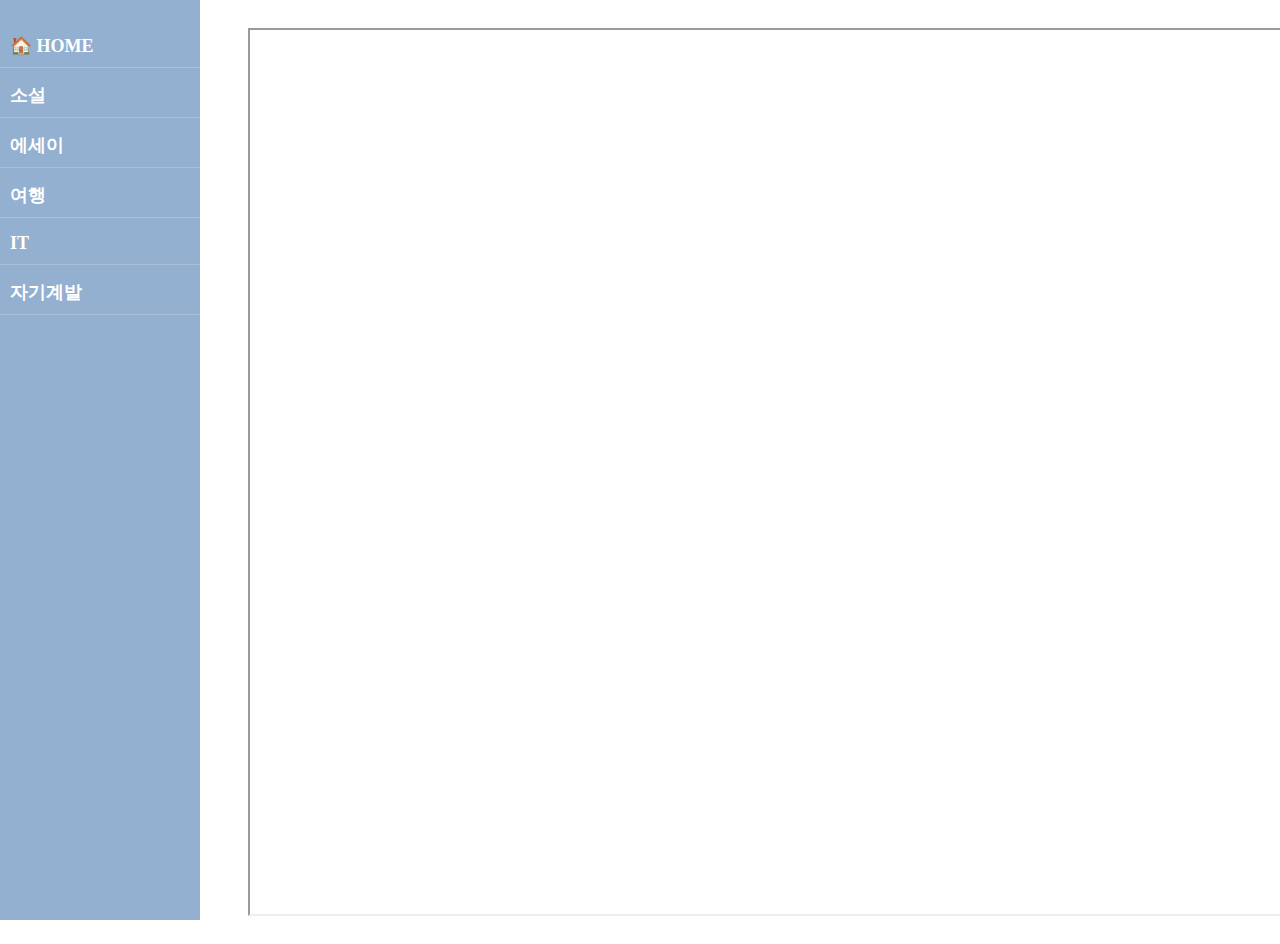
<file: index.html>
<html lang="en">
  <head>
    <meta charset="UTF-8" />
    <meta name="viewport" content="width=device-width, initial-scale=1.0" />
    <title>Document</title>

    <style>
      .sidebar {
        width: 200px;
        background-color: #93b0d0;
        color: white;
        position: fixed;
        top: 0;
        left: 0;
        height: 100%;
        padding-top: 20px;
      }

      .sidebar a {
        display: block;
        color: white;
        padding: 10px;
        text-decoration: none;
        margin: 5px 0;
        font-size: 18px;
        border-bottom: 1px solid rgba(255, 255, 255, 0.2);
        font-weight: bold;
      }

      .sidebar a:hover {
        background-color: #ffffff;
        color: #48a0ff;
      }

      .content {
        margin-left: 220px;
        padding: 20px;
        width: 100%;
      }
    </style>
  </head>
  <body>
    <div class="sidebar">
      <a href="main.html" , target="content">🏠 HOME</a>
      <a href="novel/novel.html" , target="content">소설</a>
      <a href="essay/essay.html" , target="content">에세이</a>
      <a href="travel/travelBooks.html" , target="content">여행</a>
      <a href="IT/ITBookRecommend.html" , target="content">IT</a>
      <a href="self-dev/self-dev.html" , target="content">자기계발</a>
    </div>

    <!-- 콘텐츠 영역 -->
    <div class="content">
      <iframe width="100%," height="100%," name="content" ,frameborder="0">
      </iframe>
    </div>
  </body>
</html>
</file>
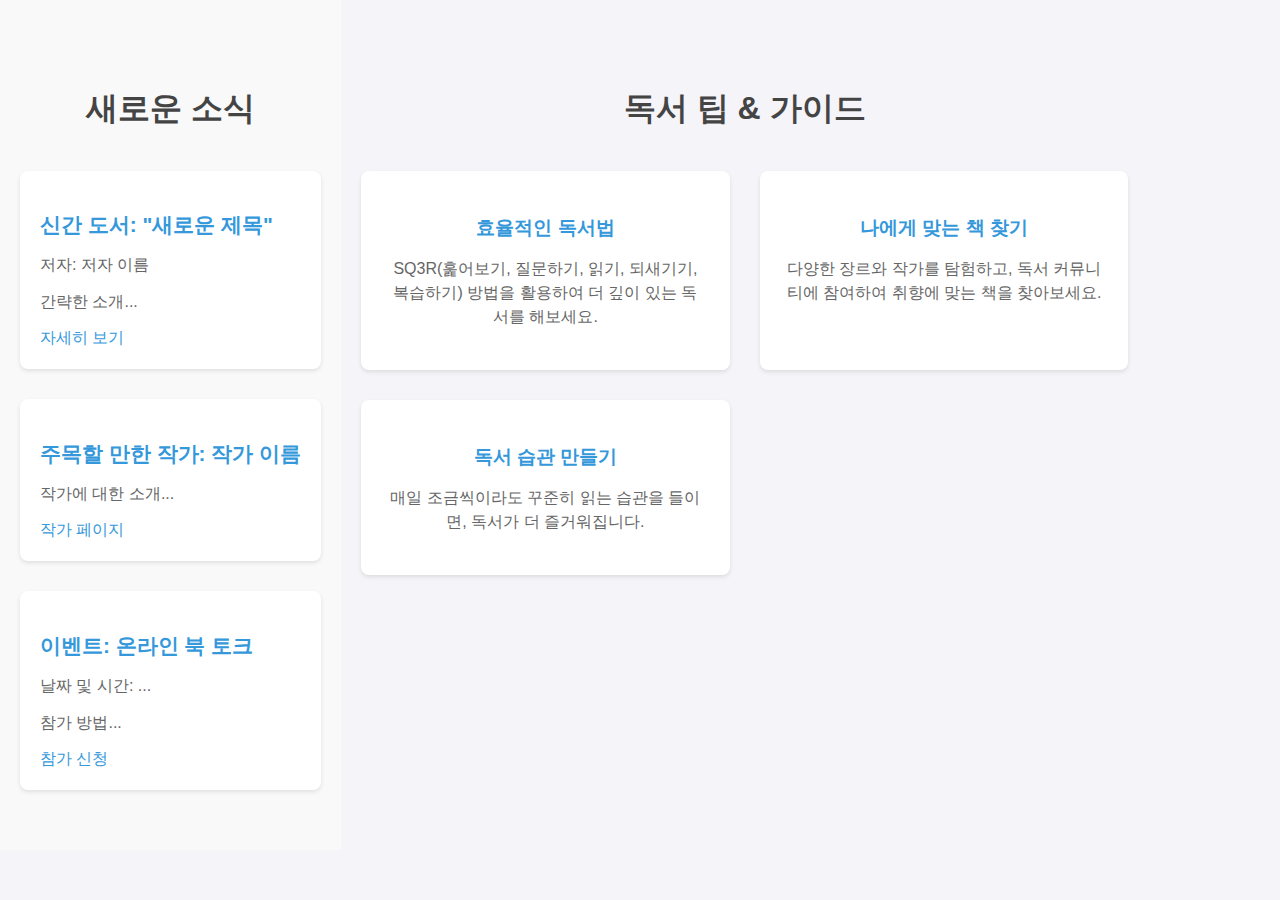
<file: main.html>
<!DOCTYPE html>
<html lang="en">
  <head>
    <meta charset="UTF-8" />
    <meta name="viewport" content="width=device-width, initial-scale=1.0" />
    <title>책 추천 페이지</title>
    <style>
      body {
        font-family: Arial, sans-serif;
        margin: 0;
        padding: 0;
        background-color: #f4f4f9;
        display: flex;
      }
      /* 독서 팁/가이드 */
      #reading-tips {
        padding: 60px 20px;
        text-align: center;
      }

      #reading-tips h2 {
        font-size: 2em;
        margin-bottom: 40px;
        font-weight: 600;
        color: #444;
      }

      #reading-tips .tips-container {
        display: grid;
        grid-template-columns: repeat(auto-fit, minmax(250px, 1fr));
        gap: 30px;
      }

      #reading-tips .tip {
        background-color: #fff;
        border-radius: 8px;
        padding: 25px;
        box-shadow: 0 2px 4px rgba(0, 0, 0, 0.1);
        transition: transform 0.2s, box-shadow 0.2s;
      }
      #reading-tips .tip h3 {
        font-size: 1.2em;
        margin-bottom: 10px;
        color: #3498db;
        font-weight: 600;
      }

      #reading-tips .tip p {
        color: #666;
        line-height: 1.5;
      }

      #reading-tips .tip:hover {
        transform: translateY(-5px);
        box-shadow: 0 4px 8px rgba(0, 0, 0, 0.2);
      }

      /* 새로운 소식 섹션 */
      #whats-new {
        background-color: #f9f9f9;
        padding: 60px 20px;
      }

      #whats-new h2 {
        font-size: 2em;
        margin-bottom: 40px;
        font-weight: 600;
        text-align: center;
        color: #444;
      }

      #whats-new .news-items {
        display: grid;
        grid-template-columns: repeat(auto-fit, minmax(300px, 1fr));
        gap: 30px;
      }

      #whats-new .news-item {
        background-color: #fff;
        border-radius: 8px;
        padding: 20px;
        box-shadow: 0 2px 4px rgba(0, 0, 0, 0.1);
        transition: transform 0.2s, box-shadow 0.2s;
      }

      #whats-new .news-item h3 {
        font-size: 1.3em;
        margin-bottom: 10px;
        font-weight: 600;
        color: #3498db;
      }
      #whats-new .news-item p {
        margin-bottom: 15px;
        color: #666;
      }
      #whats-new .news-item a {
        display: inline-block;
        color: #3498db;
        text-decoration: none;
        font-weight: 500;
      }

      #whats-new .news-item:hover {
        transform: translateY(-5px);
        box-shadow: 0 4px 8px rgba(0, 0, 0, 0.2);
      }

      .sidebar {
        width: 200px;
        background-color: #93b0d0;
        color: white;
        position: fixed;
        top: 0;
        left: 0;
        height: 100%;
        padding-top: 20px;
      }

      .sidebar a {
        display: block;
        color: white;
        padding: 10px;
        text-decoration: none;
        margin: 5px 0;
        font-size: 18px;
        border-bottom: 1px solid rgba(255, 255, 255, 0.2);
        font-weight: bold;
      }

      .sidebar a:hover {
        background-color: #ffffff;
        color: #48a0ff;
      }

      .content {
        margin-left: 220px;
        padding: 20px;
        width: 100%;
      }

      .title {
        text-align: center;
        margin: 20px 0;
        padding: 30px 0;
      }

      .it {
        color: rgb(37, 132, 255);
      }
      .best-books {
        color: black;
      }

      .book-list {
        display: flex;
        flex-direction: column;
        align-items: center;
        gap: 20px;
        padding: 20px;
      }

      .book-item {
        display: flex;
        background-color: #fff;
        border: 1px solid #ddd;
        border-radius: 8px;
        width: 600px;
        padding: 15px;
        text-align: left;
        box-shadow: 0 4px 8px rgba(0, 0, 0, 0.1);
      }

      .book-item img {
        width: 160px;
        height: 213px;
        object-fit: cover;
        border-radius: 5px;
        margin-right: 20px;
      }

      .book-title {
        font-size: 18px;
        margin: 10px 0;
      }

      .book-price {
        color: red;
        font-size: 18px;
        font-weight: bold;
      }

      .book-link {
        display: inline-block;
        margin-top: 10px;
        padding: 8px 16px;
        background-color: #5aaaff;
        color: white;
        font-weight: bold;
        text-decoration: none;
        border-radius: 5px;
        transition: background-color 0.3s;
      }

      .book-link:hover {
        background-color: #0056b3;
      }

      .book-info {
        font-size: 14px;
        color: #676666;
        margin-top: 10px;
      }

      .book-info span {
        display: inline-block;
        margin-right: 20px;
      }

      .intro-text {
        text-align: left;
        font-size: 14px;
        color: #555;
      }
    </style>
  </head>
  <body>
    <!-- <div class="sidebar">
      <a href="/">🏠 HOME</a>
      <a href="novel.html">소설</a>
      <a href="essay.html">에세이</a>
      <a href="travel.html">여행</a>
      <a href="it.html">IT</a>
      <a href="selfdev.html">자기계발</a>
    </div> -->
    <section id="whats-new">
      <h2>새로운 소식</h2>
      <div class="news-items">
        <div class="news-item">
          <h3>신간 도서: "새로운 제목"</h3>
          <p>저자: 저자 이름</p>
          <p>간략한 소개...</p>
          <a href="#">자세히 보기</a>
        </div>
        <div class="news-item">
          <h3>주목할 만한 작가: 작가 이름</h3>
          <p>작가에 대한 소개...</p>
          <a href="#">작가 페이지</a>
        </div>
        <div class="news-item">
          <h3>이벤트: 온라인 북 토크</h3>
          <p>날짜 및 시간: ...</p>
          <p>참가 방법...</p>
          <a href="#">참가 신청</a>
        </div>
      </div>
    </section>

    <!-- 독서 팁/가이드 -->
    <section id="reading-tips">
      <h2>독서 팁 & 가이드</h2>
      <div class="tips-container">
        <div class="tip">
          <h3>효율적인 독서법</h3>
          <p>
            SQ3R(훑어보기, 질문하기, 읽기, 되새기기, 복습하기) 방법을 활용하여
            더 깊이 있는 독서를 해보세요.
          </p>
        </div>
        <div class="tip">
          <h3>나에게 맞는 책 찾기</h3>
          <p>
            다양한 장르와 작가를 탐험하고, 독서 커뮤니티에 참여하여 취향에 맞는
            책을 찾아보세요.
          </p>
        </div>
        <div class="tip">
          <h3>독서 습관 만들기</h3>
          <p>
            매일 조금씩이라도 꾸준히 읽는 습관을 들이면, 독서가 더 즐거워집니다.
          </p>
        </div>
      </div>
    </section>
  </body>
</html>
</file>
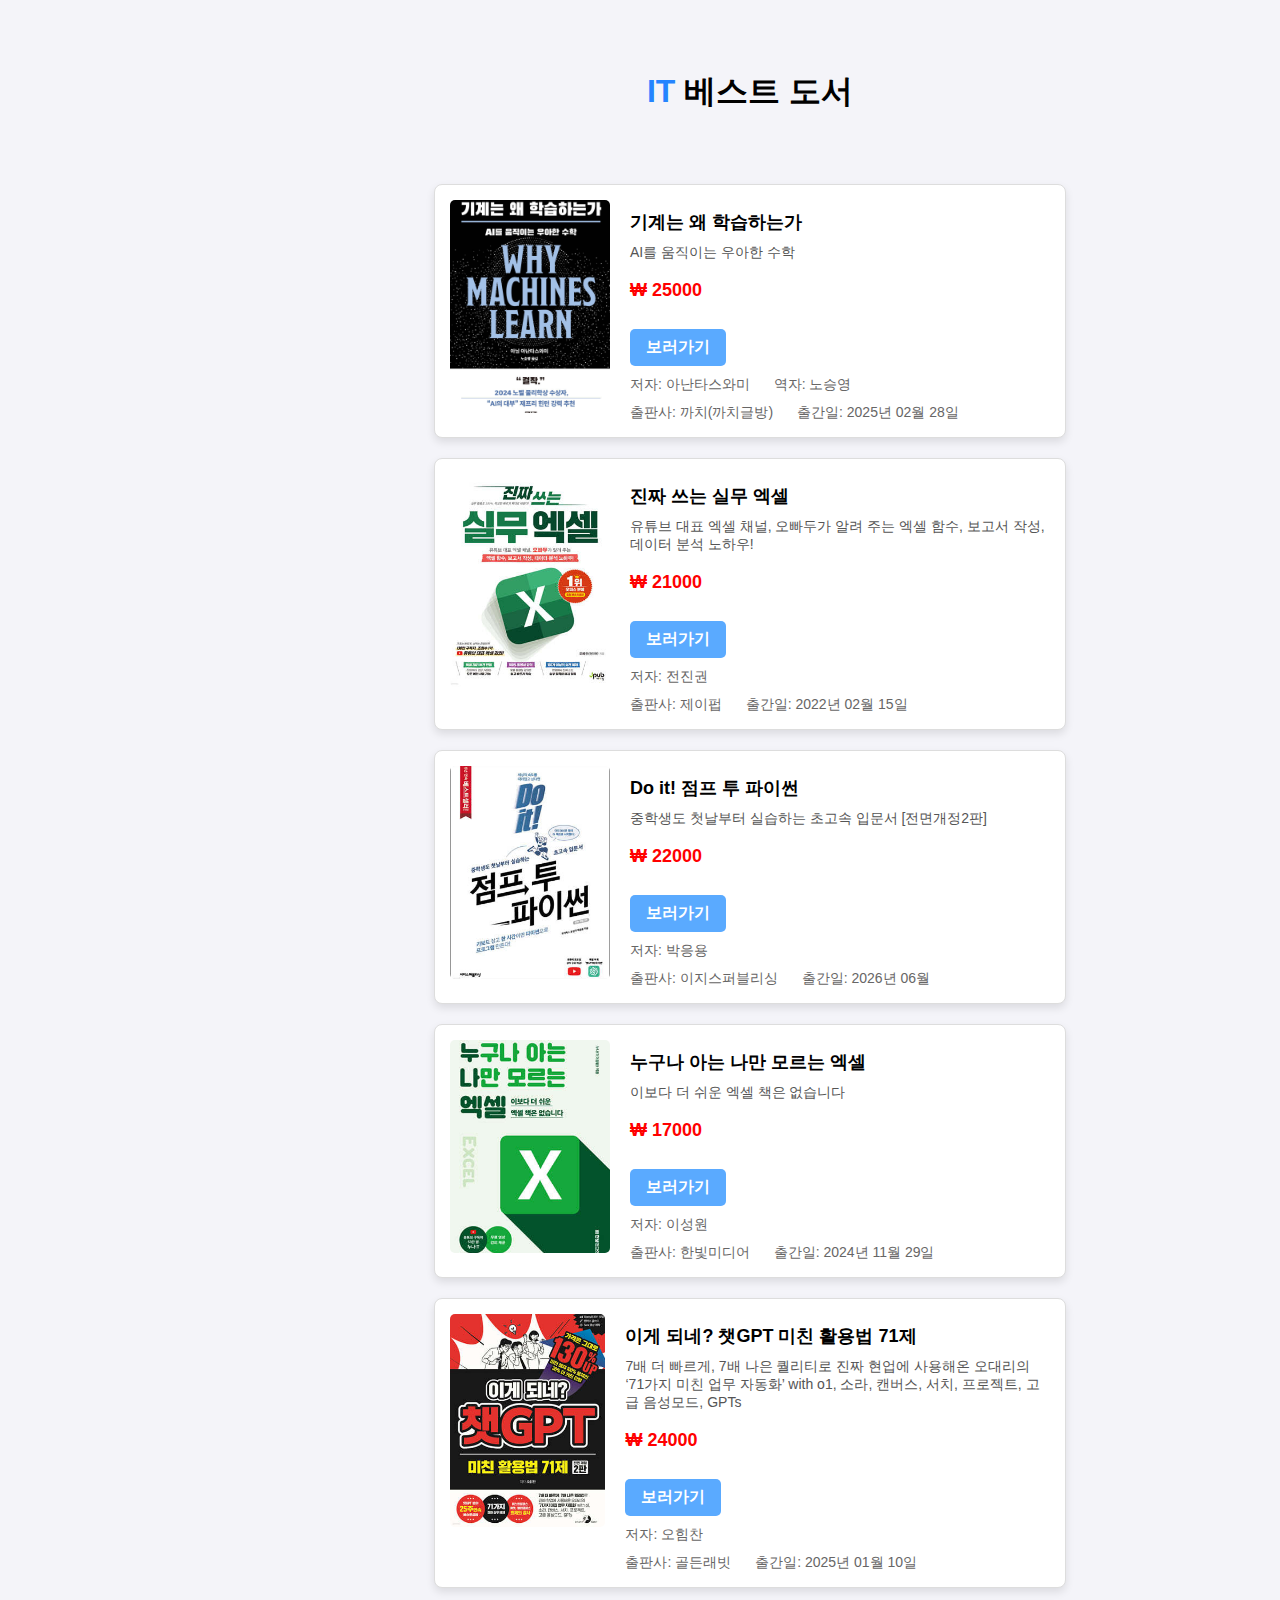
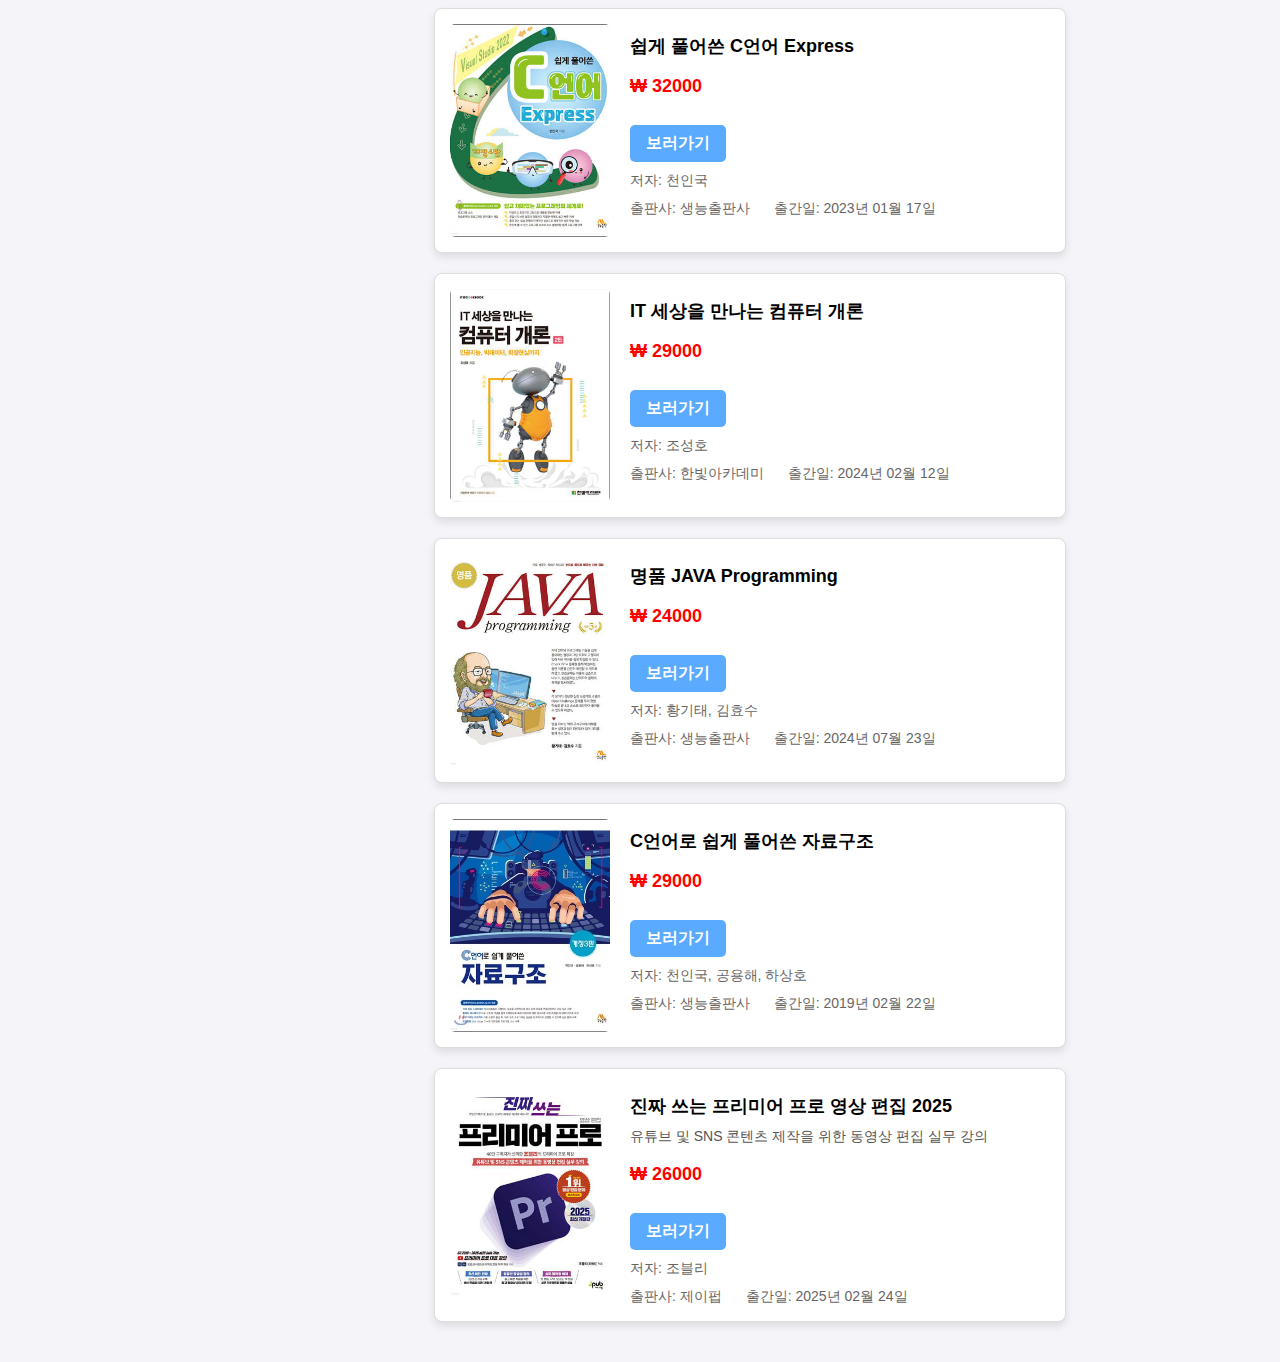
<file: IT/ITBookRecommend.html>
<!DOCTYPE html>
<html lang="en">
  <head>
    <meta charset="UTF-8" />
    <meta name="viewport" content="width=device-width, initial-scale=1.0" />
    <title>책 추천 페이지</title>
    <style>
      body {
        font-family: Arial, sans-serif;
        margin: 0;
        padding: 0;
        background-color: #f4f4f9;
        display: flex;
      }

      .sidebar {
        width: 200px;
        background-color: #93b0d0;
        color: white;
        position: fixed;
        top: 0;
        left: 0;
        height: 100%;
        padding-top: 20px;
      }

      .sidebar a {
        display: block;
        color: white;
        padding: 10px;
        text-decoration: none;
        margin: 5px 0;
        font-size: 18px;
        border-bottom: 1px solid rgba(255, 255, 255, 0.2);
        font-weight: bold;
      }

      .sidebar a:hover {
        background-color: #ffffff;
        color: #48a0ff;
      }

      .content {
        margin-left: 220px;
        padding: 20px;
        width: 100%;
      }

      .title {
        text-align: center;
        margin: 20px 0;
        padding: 30px 0;
      }

      .it {
        color: rgb(37, 132, 255);
      }
      .best-books {
        color: black;
      }

      .book-list {
        display: flex;
        flex-direction: column;
        align-items: center;
        gap: 20px;
        padding: 20px;
      }

      .book-item {
        display: flex;
        background-color: #fff;
        border: 1px solid #ddd;
        border-radius: 8px;
        width: 600px;
        padding: 15px;
        text-align: left;
        box-shadow: 0 4px 8px rgba(0, 0, 0, 0.1);
      }

      .book-item img {
        width: 160px;
        height: 213px;
        object-fit: cover;
        border-radius: 5px;
        margin-right: 20px;
      }

      .book-title {
        font-size: 18px;
        margin: 10px 0;
      }

      .book-price {
        color: red;
        font-size: 18px;
        font-weight: bold;
      }

      .book-link {
        display: inline-block;
        margin-top: 10px;
        padding: 8px 16px;
        background-color: #5aaaff;
        color: white;
        font-weight: bold;
        text-decoration: none;
        border-radius: 5px;
        transition: background-color 0.3s;
      }

      .book-link:hover {
        background-color: #0056b3;
      }

      .book-info {
        font-size: 14px;
        color: #676666;
        margin-top: 10px;
      }

      .book-info span {
        display: inline-block;
        margin-right: 20px;
      }

      .intro-text {
        text-align: left;
        font-size: 14px;
        color: #555;
      }
    </style>
  </head>
  <body>
    <!-- <div class="sidebar">
      <a href="/">🏠 HOME</a>
      <a href="novel.html">소설</a>
      <a href="essay.html">에세이</a>
      <a href="travel.html">여행</a>
      <a href="it.html">IT</a>
      <a href="selfdev.html">자기계발</a>
    </div> -->

    <!-- 콘텐츠 영역 -->
    <div class="content">
      <h1 class="title">
        <span class="it">IT</span> <span class="best-books">베스트 도서</span>
      </h1>

      <div class="book-list" id="bookList"></div>
    </div>

    <script>
      const books = [
        {
          title: '기계는 왜 학습하는가',
          intro: 'AI를 움직이는 우아한 수학',
          price: '25000',
          author: '아난타스와미',
          translator: '노승영',
          publisher: '까치(까치글방)',
          publishDate: '2025년 02월 28일',
          url: 'https://www.yes24.com/product/goods/142971052',
          image: 'images/기계는 왜 학습하는가.jpeg',
        },
        {
          title: '진짜 쓰는 실무 엑셀',
          intro:
            '유튜브 대표 엑셀 채널, 오빠두가 알려 주는 엑셀 함수, 보고서 작성, 데이터 분석 노하우!',
          price: '21000',
          author: '전진권',
          publisher: '제이펍',
          publishDate: '2022년 02월 15일',
          url: 'https://www.yes24.com/product/goods/106711883',
          image: 'images/진짜 쓰는 실무 엑셀.jpeg',
        },
        {
          title: 'Do it! 점프 투 파이썬',
          intro: '중학생도 첫날부터 실습하는 초고속 입문서 [전면개정2판]',
          price: '22000',
          author: '박응용',
          publisher: '이지스퍼블리싱',
          publishDate: '2026년 06월',
          url: 'https://www.yes24.com/product/goods/119293186',
          image: 'images/Do it! 점프 투 파이썬.jpeg',
        },
        {
          title: '누구나 아는 나만 모르는 엑셀',
          intro: '이보다 더 쉬운 엑셀 책은 없습니다',
          price: '17000',
          author: '이성원',
          publisher: '한빛미디어',
          publishDate: '2024년 11월 29일',
          url: 'https://www.yes24.com/product/goods/139798543',
          image: 'images/누구나 아는 나만 모르는 엑셀.jpeg',
        },
        {
          title: '이게 되네? 챗GPT 미친 활용법 71제',
          intro:
            '7배 더 빠르게, 7배 나은 퀄리티로 진짜 현업에 사용해온 오대리의 ‘71가지 미친 업무 자동화’ with o1, 소라, 캔버스, 서치, 프로젝트, 고급 음성모드, GPTs',
          price: '24000',
          author: '오힘찬',
          publisher: '골든래빗',
          publishDate: '2025년 01월 10일',
          url: 'https://www.yes24.com/product/goods/140835200',
          image: 'images/이게되네.jpeg',
        },
        {
          title: '쉽게 풀어쓴 C언어 Express',
          price: '32000',
          author: '천인국',
          publisher: '생능출판사',
          publishDate: '2023년 01월 17일',
          url: 'https://www.yes24.com/product/goods/116777159',
          image: 'images/쉽게 풀어쓴 C언어 Express.jpeg',
        },
        {
          title: 'IT 세상을 만나는 컴퓨터 개론',
          price: '29000',
          author: '조성호',
          publisher: '한빛아카데미',
          publishDate: '2024년 02월 12일',
          url: 'https://www.yes24.com/product/goods/125027721',
          image: 'images/IT 세상을 만나는 컴퓨터 개론.jpeg',
        },
        {
          title: '명품 JAVA Programming',
          price: '24000',
          author: '황기태, 김효수',
          publisher: '생능출판사',
          publishDate: '2024년 07월 23일',
          url: 'https://www.yes24.com/product/goods/128928355',
          image: 'images/명품 JAVA Programming.jpeg',
        },
        {
          title: 'C언어로 쉽게 풀어쓴 자료구조',
          price: '29000',
          author: '천인국, 공용해, 하상호',
          publisher: '생능출판사',
          publishDate: '2019년 02월 22일',
          url: 'https://www.yes24.com/product/goods/69750539',
          image: 'images/C언어로 쉽게 풀어쓴 자료구조.jpeg',
        },
        {
          title: '진짜 쓰는 프리미어 프로 영상 편집 2025',
          intro: '유튜브 및 SNS 콘텐츠 제작을 위한 동영상 편집 실무 강의',
          price: '26000',
          author: '조블리',
          publisher: '제이펍',
          publishDate: '2025년 02월 24일',
          url: 'https://www.yes24.com/product/goods/142841603',
          image: 'images/진짜 쓰는 프리미어 프로 영상 편집 2025.jpeg',
        },
      ];

      const bookListElement = document.getElementById('bookList');

      books.forEach((book) => {
        const bookItemElement = document.createElement('div');
        bookItemElement.classList.add('book-item');
        bookItemElement.innerHTML = `
          <img src="${book.image}" alt="${book.title}" />
          <div>
            <h3 class="book-title">${book.title}</h3>
            <div class="intro-text">${book.intro || ''}</div>
            <p class="book-price">₩ ${book.price}</p>
            <a href="${book.url}" class="book-link">보러가기</a>
            <div class="book-info">
              <span>저자: ${book.author}</span>
              ${book.translator ? `<span>역자: ${book.translator}</span>` : ''}
            </div>
            <div class="book-info">
              <span>출판사: ${book.publisher}</span>
              <span>출간일: ${book.publishDate}</span>
            </div>
          </div>
        `;
        bookListElement.appendChild(bookItemElement);
      });
    </script>
  </body>
</html>
</file>
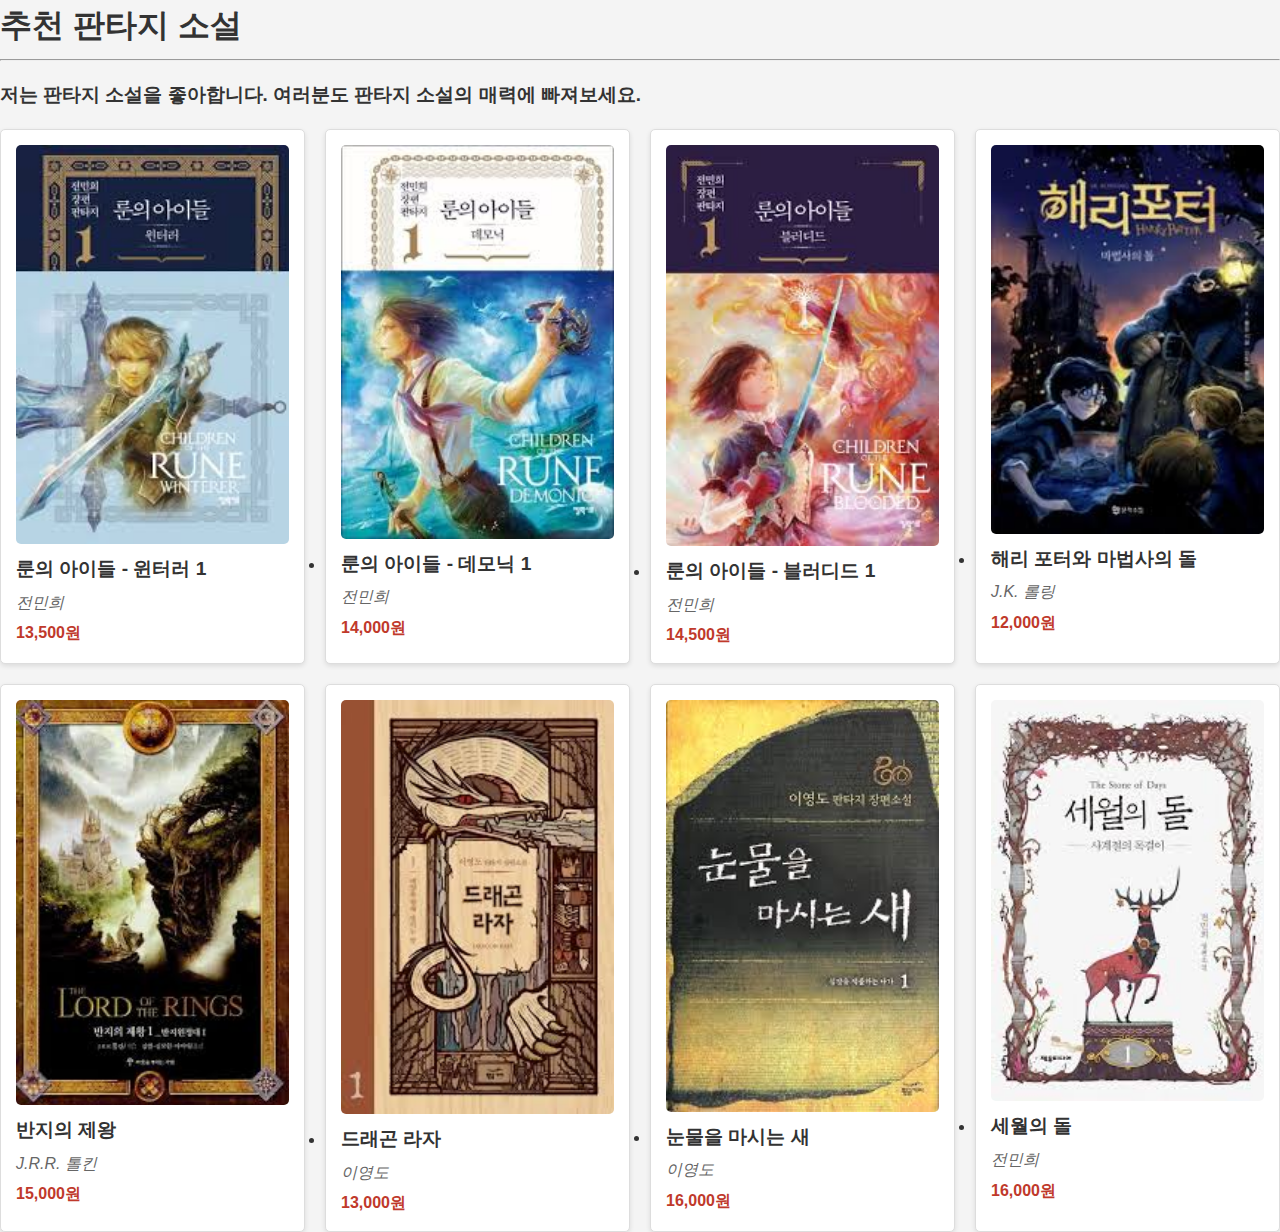
<file: novel/novel.html>
<!DOCTYPE html>
<html>
  <head>
    <title>판타지 소설 추천</title>
    <link rel="stylesheet" href="style.css" />
  </head>
  <body>
    <h1>추천 판타지 소설</h1>
    <hr />
    <h3>
      저는 판타지 소설을 좋아합니다. 여러분도 판타지 소설의 매력에 빠져보세요.
    </h3>
    <ul id="book-list"></ul>
    <script src="script.js"></script>
  </body>
</html>
</file>
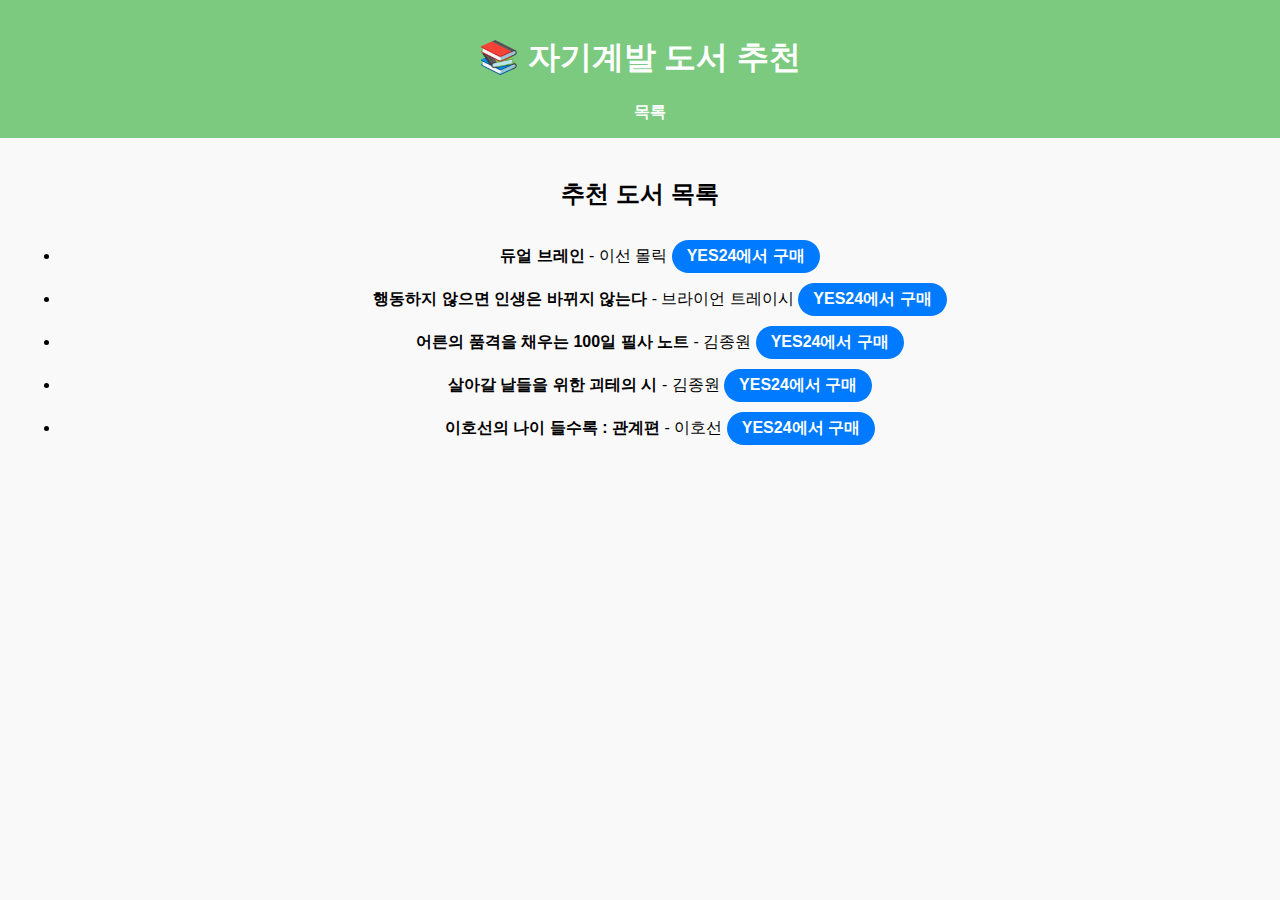
<file: self-dev/self-dev.html>
<!DOCTYPE html>
<html lang="ko">
  <head>
    <meta charset="UTF-8" />
    <meta name="viewport" content="width=device-width, initial-scale=1.0" />
    <title>자기계발 도서 추천</title>
    <link rel="stylesheet" href="styles.css" />
  </head>
  <body>
    <header>
      <h1>📚 자기계발 도서 추천</h1>
      <nav>
        <a href="index.html">목록</a>
      </nav>
    </header>

    <main>
      <section>
        <h2>추천 도서 목록</h2>
        <ul>
          <li>
            <strong>듀얼 브레인</strong> - 이선 몰릭
            <a
              href="https://www.yes24.com/product/goods/142876017"
              target="_blank"
              class="buy-btn"
              >YES24에서 구매</a
            >
          </li>

          <li>
            <strong>행동하지 않으면 인생은 바뀌지 않는다</strong> - 브라이언
            트레이시
            <a
              href="https://www.yes24.com/product/goods/138282792"
              target="_blank"
              class="buy-btn"
              >YES24에서 구매</a
            >
          </li>
          <li>
            <strong>어른의 품격을 채우는 100일 필사 노트 </strong> - 김종원

            <a
              href="https://www.yes24.com/product/goods/142687238"
              target="_blank"
              class="buy-btn"
              >YES24에서 구매</a
            >
          </li>
          <li>
            <strong>살아갈 날들을 위한 괴테의 시 </strong> - 김종원
            <a
              href="https://www.yes24.com/product/goods/141253984"
              target="_blank"
              class="buy-btn"
              >YES24에서 구매</a
            >
          </li>
          <li>
            <strong> 이호선의 나이 들수록 : 관계편 </strong> - 이호선
            <a
              href="https://www.yes24.com/product/goods/142570394"
              target="_blank"
              class="buy-btn"
              >YES24에서 구매</a
            >
          </li>
        </ul>
      </section>
    </main>
    <script src="script_self.js"></script>
  </body>
</html>
</file>
<file: self-dev/styles.css>
body {
  font-family: 'Arial', sans-serif;
  text-align: center;
  margin: 0;
  padding: 0;
  background-color: #f9f9f9;
}

header {
  background-color: #7cca7f;
  padding: 15px;
  color: white;
}

nav a {
  text-decoration: none;
  color: white;
  font-weight: bold;
  margin-left: 20px;
}

main {
  padding: 20px;
}

#book-list {
  display: flex;
  flex-wrap: wrap;
  justify-content: center;
  gap: 15px;
  list-style: none !important;
  padding: 0 !important;
  margin: 0 !important;
}
#book-list li {
  list-style-type: none;
  padding: 0;
  margin: 0;
}

#book-list li::marker {
  content: none;
}

.book {
  width: 250px;
  padding: 15px;
  background-color: white;
  /* box-shadow: 2px 2px 10px rgba(255, 255, 255, 0.1);*/
  border-radius: 8px;
  text-align: center;
}

.book img {
  width: 150px;
  height: auto;
  border-radius: 5px;
}

.book h3 {
  font-size: 18px;
  margin: 10px 0;
}

.book p {
  font-size: 16px;
  color: #555;
}

.book a {
  display: block;
  margin-top: 10px;
  padding: 8px;
  background-color: #007bff;
  color: white;
  text-decoration: none;
  border-radius: 5px;
}

.book a:hover {
  background-color: #0056b3;
}

.buy-btn {
  display: inline-block;
  padding: 6px 15px;
  background-color: #007bff;
  color: white;
  text-decoration: none;
  border-radius: 25px;
  font-weight: bold;
  text-align: space-around;
  margin-top: 10px;
  transition: background-color 0.3s ease;
}

.buy-btn:hover {
  background-color: #0056b3;
}
</file>
<file: novel/style.css>
/* Reset (기본 스타일 초기화) */
body,
h1,
h2,
p,
ul,
li {
  margin: 0;
  padding: 0;
}

/* General Styles */
body {
  font-family: sans-serif; /* 원하는 폰트 */
  line-height: 1.6;
  background-color: #f4f4f4;
  color: #333;
}

.container {
  max-width: 1200px; /* 최대 너비 */
  margin: 0 auto; /* 가운데 정렬 */
  padding: 20px;
}

/* Header */
header {
  text-align: center;
  margin-bottom: 30px;
}

header h1 {
  font-size: 2.5em;
  margin-bottom: 10px;
}

/* Book List */
#book-list {
  display: grid;
  grid-template-columns: repeat(
    auto-fit,
    minmax(250px, 1fr)
  ); /* 반응형 그리드 */
  gap: 20px; /* 아이템 간 간격 */
}

#book-list li {
  background-color: #fff;
  border: 1px solid #ddd;
  padding: 15px;
  border-radius: 5px; /* 둥근 모서리 */
  box-shadow: 0 2px 5px rgba(0, 0, 0, 0.1); /* 그림자 효과 */
  transition: transform 0.2s ease; /* hover 효과 */
}

#book-list li:hover {
  transform: translateY(-5px); /* 살짝 위로 이동 */
}

#book-list img {
  width: 100%; /* 이미지를 li 너비에 맞춤 */
  height: auto;
  display: block;
  margin-bottom: 10px;
  border-radius: 5px; /* 이미지 둥근 모서리 */
}

#book-list h2 {
  font-size: 1.2em;
  margin-bottom: 5px;
}

#book-list .author {
  font-style: italic;
  color: #666;
  margin-bottom: 5px;
}

#book-list .price {
  font-weight: bold;
  color: #c0392b; /* 가격 색상 */
}

#book-list a {
  text-decoration: none;
  color: inherit;
}

/* Footer */
footer {
  text-align: center;
  margin-top: 30px;
  padding: 10px;
  border-top: 1px solid #ddd;
}
</file>
